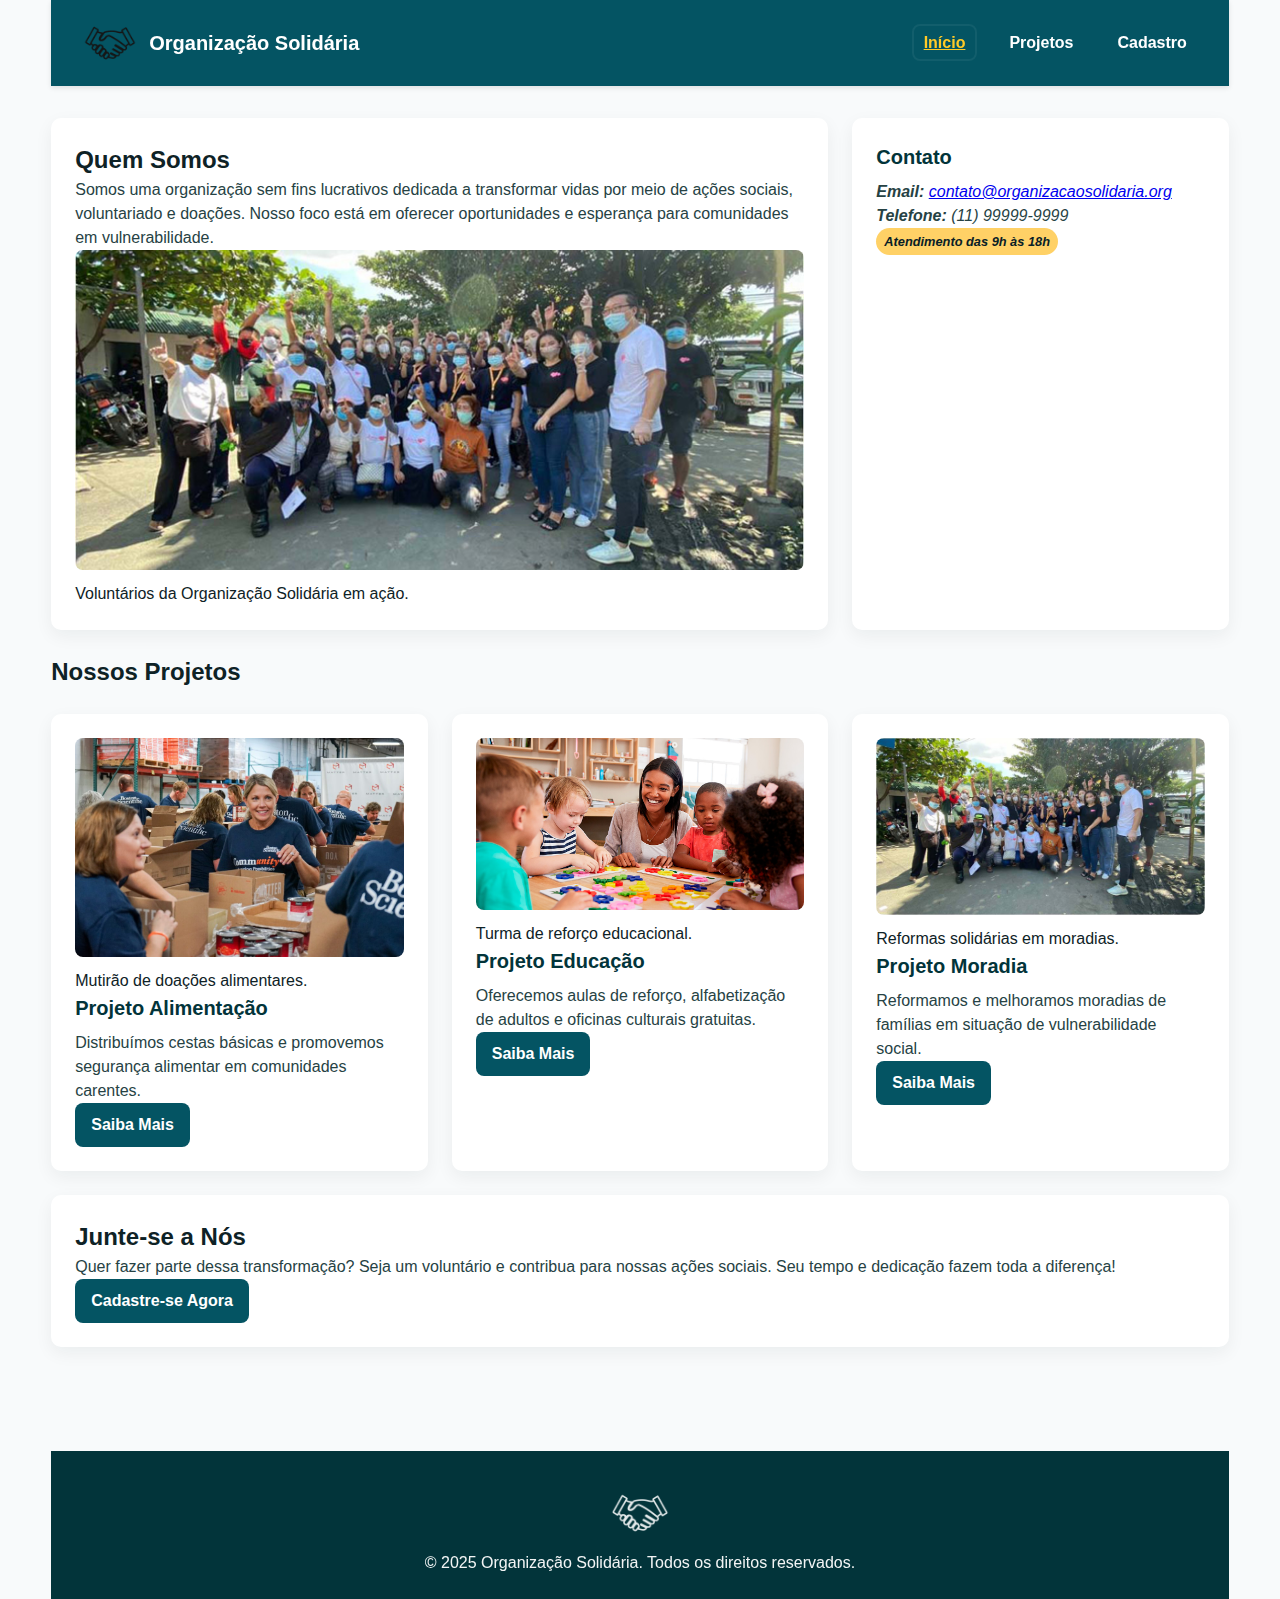
<file: index.html>
<!DOCTYPE html>
<html lang="pt-BR">
<head>
  <meta charset="utf-8">
  <meta name="viewport" content="width=device-width,initial-scale=1">
  <title>Organização Solidária</title>
  <link rel="stylesheet" href="css/design-system.css">
  <link rel="stylesheet" href="css/style.css">
</head>

<body>
  <header role="banner" class="container">
    <nav aria-label="Navegação principal">
      <figure class="logo-area">
        <img src="img/ceb5cf4a02d45fa49dc671e7d2014c32-icone-de-toque-de-aperto-de-mao.webp" alt="Logo da Organização" class="logo">
        <figcaption class="titulo-site">Organização Solidária</figcaption>
      </figure>

      <button class="hamburger" aria-label="Abrir menu" id="hamburger-btn">☰</button>

      <ul class="menu" id="main-menu" role="menubar">
        <li role="none"><a role="menuitem" class="ativo" href="index.html">Início</a></li>
        <li role="none"><a role="menuitem" href="projeto.html">Projetos</a></li>
        <li role="none"><a role="menuitem" href="cadastro.html">Cadastro</a></li>
      </ul>
    </nav>
  </header>

  <main role="main" class="container">
    <section class="grid" aria-labelledby="titulo-sobre">
      <article class="card col-8">
        <h2 id="titulo-sobre">Quem Somos</h2>
        <p>
          Somos uma organização sem fins lucrativos dedicada a transformar vidas
          por meio de ações sociais, voluntariado e doações.
          Nosso foco está em oferecer oportunidades e esperança para comunidades em vulnerabilidade.
        </p>
        <figure>
          <img src="img/prop02-111820.jpg" alt="Equipe de voluntários">
          <figcaption>Voluntários da Organização Solidária em ação.</figcaption>
        </figure>
      </article>

      <aside class="card col-4" aria-labelledby="titulo-contato">
        <h3 id="titulo-contato">Contato</h3>
        <address>
          <p><strong>Email:</strong> <a href="mailto:contato@organizacaosolidaria.org">contato@organizacaosolidaria.org</a></p>
          <p><strong>Telefone:</strong> (11) 99999-9999</p>
          <p><span class="badge">Atendimento das 9h às 18h</span></p>
        </address>
      </aside>
    </section>

    <section class="grid" aria-labelledby="titulo-projetos">
      <h2 id="titulo-projetos" class="col-12">Nossos Projetos</h2>

      <article class="card col-4">
        <figure>
          <img src="img/DSC06761-1024x683.jpg" alt="Entrega de alimentos para famílias">
          <figcaption>Mutirão de doações alimentares.</figcaption>
        </figure>
        <h3>Projeto Alimentação</h3>
        <p>Distribuímos cestas básicas e promovemos segurança alimentar em comunidades carentes.</p>
        <p><a class="btn" href="projeto.html#alimentacao">Saiba Mais</a></p>
      </article>

      <article class="card col-4">
        <figure>
          <img src="img/como-elaborar-um-projeto-de-educacao-infantil-adequado.jpg" alt="Crianças em aula de reforço escolar">
          <figcaption>Turma de reforço educacional.</figcaption>
        </figure>
        <h3>Projeto Educação</h3>
        <p>Oferecemos aulas de reforço, alfabetização de adultos e oficinas culturais gratuitas.</p>
        <p><a class="btn" href="projeto.html#educacao">Saiba Mais</a></p>
      </article>

      <article class="card col-4">
        <figure>
          <img src="img/prop02-111820.jpg" alt="Voluntários reformando casas populares">
          <figcaption>Reformas solidárias em moradias.</figcaption>
        </figure>
        <h3>Projeto Moradia</h3>
        <p>Reformamos e melhoramos moradias de famílias em situação de vulnerabilidade social.</p>
        <p><a class="btn" href="projeto.html#moradia">Saiba Mais</a></p>
      </article>
    </section>

    <section class="card col-12" aria-labelledby="titulo-voluntario">
      <h2 id="titulo-voluntario">Junte-se a Nós</h2>
      <p>
        Quer fazer parte dessa transformação? Seja um voluntário e contribua para nossas ações sociais.  
        Seu tempo e dedicação fazem toda a diferença!
      </p>
      <p><a href="cadastro.html" class="btn">Cadastre-se Agora</a></p>
    </section>
  </main>

  <footer role="contentinfo" class="container">
    <figure>
      <img src="img/ceb5cf4a02d45fa49dc671e7d2014c32-icone-de-toque-de-aperto-de-mao.webp" alt="Logo da Organização" class="footer-logo">
    </figure>
    <p>&copy; 2025 Organização Solidária. Todos os direitos reservados.</p>
  </footer>

<script>
  const hamb = document.getElementById('hamburger-btn');
  const menu = document.getElementById('main-menu');

  function ajustarMenuInicial() {
    if (window.innerWidth <= 768) {
      menu.classList.remove('mobile-open');
      menu.style.display = 'none';
    } else {
      menu.style.display = 'flex';
    }
  }
  function alternarMenu(e) {
    e.stopPropagation();
    if (menu.classList.contains('mobile-open')) {
      menu.classList.remove('mobile-open');
      menu.style.display = 'none';
    } else {
      menu.classList.add('mobile-open');
      menu.style.display = 'flex';
    }
  }


  function fecharMenu(e) {
    if (window.innerWidth <= 768 &&
        !menu.contains(e.target) &&
        !hamb.contains(e.target)) {
      menu.classList.remove('mobile-open');
      menu.style.display = 'none';
    }
  }


  document.querySelectorAll('.menu a').forEach(link => {
    link.addEventListener('click', () => {
      if (window.innerWidth <= 768) {
        menu.classList.remove('mobile-open');
        menu.style.display = 'none';
      }
    });
  });

  hamb.addEventListener('click', alternarMenu);
  document.addEventListener('click', fecharMenu);
  window.addEventListener('resize', ajustarMenuInicial);
  window.addEventListener('DOMContentLoaded', ajustarMenuInicial);
</script>


</body>
</html>
</file>
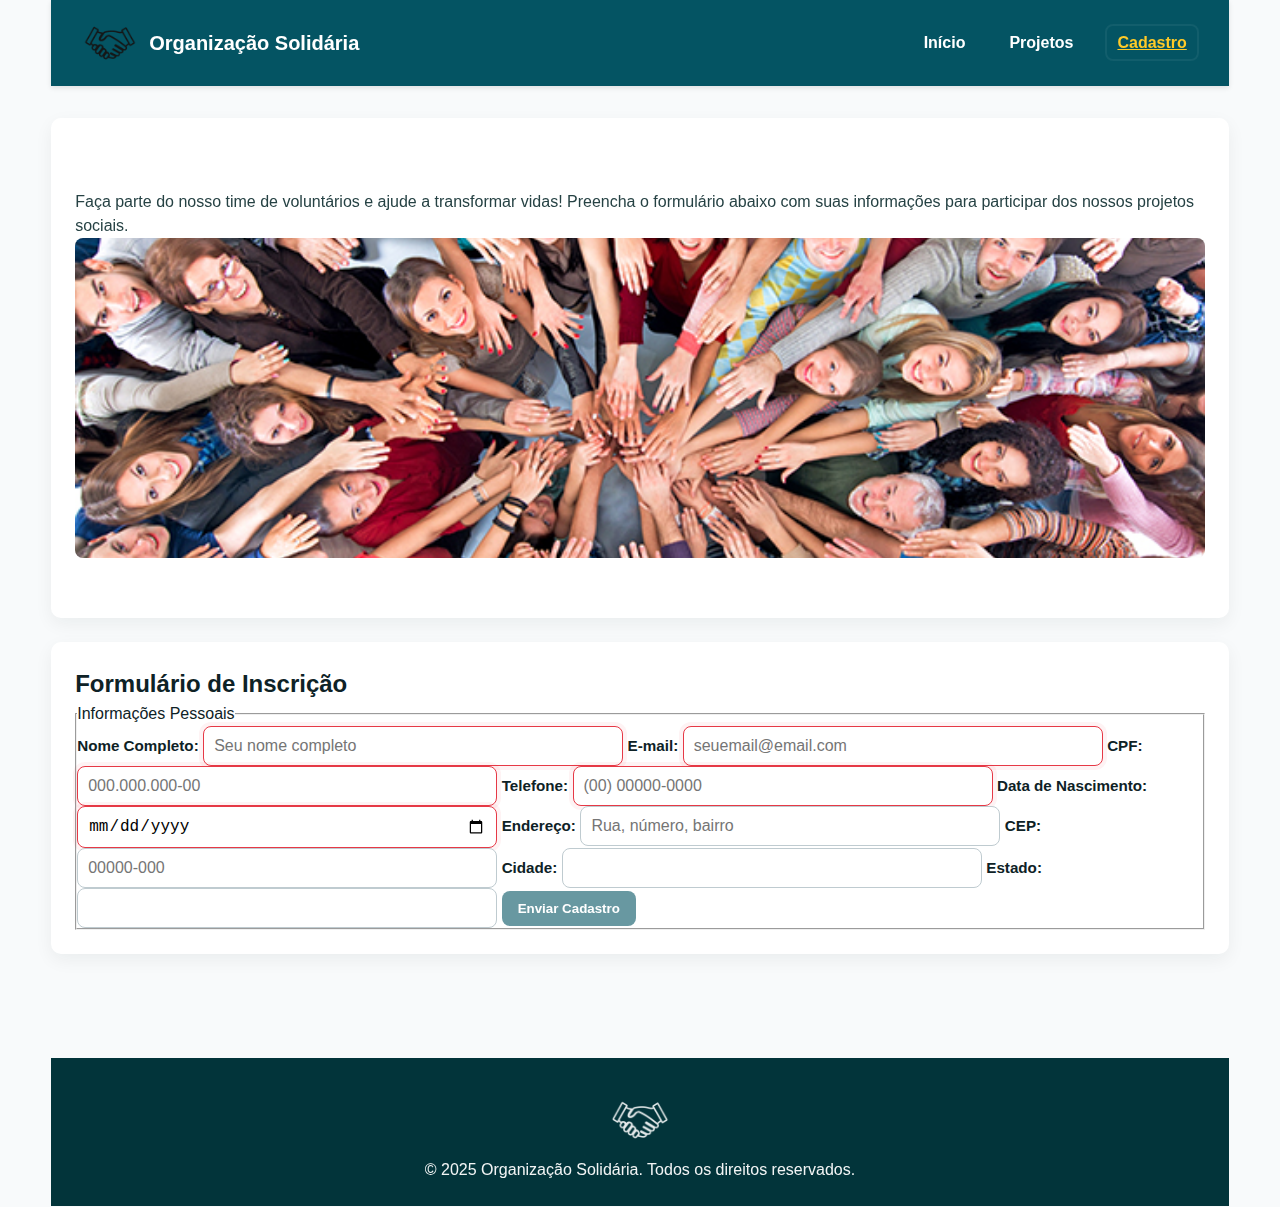
<file: cadastro.html>
<!DOCTYPE html>
<html lang="pt-BR">
<head>
  <meta charset="utf-8">
  <meta name="viewport" content="width=device-width,initial-scale=1">
  <title>Cadastro | Organização Solidária</title>
  <link rel="stylesheet" href="css/design-system.css">
  <link rel="stylesheet" href="css/style.css">
</head>
<body>
  <header role="banner" class="container">
    <nav aria-label="Navegação principal">
      <figure class="logo-area">
        <img src="img/ceb5cf4a02d45fa49dc671e7d2014c32-icone-de-toque-de-aperto-de-mao.webp" alt="Logo da Organização" class="logo">
        <figcaption class="titulo-site">Organização Solidária</figcaption>
      </figure>

      <button class="hamburger" aria-label="Abrir menu" id="hamburger-btn">☰</button>

      <ul class="menu" id="main-menu" role="menubar">
        <li role="none"><a role="menuitem" href="index.html">Início</a></li>
        <li role="none"><a role="menuitem" href="projeto.html">Projetos</a></li>
        <li role="none"><a role="menuitem" class="ativo" href="cadastro.html">Cadastro</a></li>
      </ul>
    </nav>
  </header>

  <main role="main" class="container">
    <header class="card col-12">
      <h1>Cadastro de Voluntário</h1>
      <p>
        Faça parte do nosso time de voluntários e ajude a transformar vidas!  
        Preencha o formulário abaixo com suas informações para participar dos nossos projetos sociais.
      </p>
      <figure>
        <img src="img/funiber-concurso-publicacion-solidaria-ideas-solidarias.jpg" alt="Voluntários em ação">
        <figcaption>Junte-se à nossa rede solidária.</figcaption>
      </figure>
    </header>

    <section class="card col-12" aria-labelledby="titulo-form">
      <h2 id="titulo-form">Formulário de Inscrição</h2>

      <form id="cadastro-form" method="post" novalidate>
        <fieldset>
          <legend>Informações Pessoais</legend>

          <label for="nome">Nome Completo:</label>
          <input type="text" id="nome" name="nome" required placeholder="Seu nome completo">

          <label for="email">E-mail:</label>
          <input type="email" id="email" name="email" required placeholder="seuemail@email.com">

          <label for="cpf">CPF:</label>
          <input type="text" id="cpf" name="cpf" required placeholder="000.000.000-00" pattern="^\d{3}\.\d{3}\.\d{3}-\d{2}$">

          <label for="telefone">Telefone:</label>
          <input type="tel" id="telefone" name="telefone" required placeholder="(00) 00000-0000" pattern="^\(?\d{2}\)?\s?\d{4,5}-\d{4}$">

          <label for="nascimento">Data de Nascimento:</label>
          <input type="date" id="nascimento" name="nascimento" required>

          <label for="endereco">Endereço:</label>
          <input type="text" id="endereco" name="endereco" placeholder="Rua, número, bairro">

          <label for="cep">CEP:</label>
          <input type="text" id="cep" name="cep" placeholder="00000-000" pattern="^\d{5}-?\d{3}$">

          <label for="cidade">Cidade:</label>
          <input type="text" id="cidade" name="cidade">

          <label for="estado">Estado:</label>
          <input type="text" id="estado" name="estado">

          <button type="submit" class="btn" id="submitBtn">Enviar Cadastro</button>
        </fieldset>
      </form>
    </section>
  </main>

  <footer role="contentinfo" class="container">
    <figure>
      <img src="img/ceb5cf4a02d45fa49dc671e7d2014c32-icone-de-toque-de-aperto-de-mao.webp" alt="Logo da Organização" class="footer-logo">
    </figure>
    <p>&copy; 2025 Organização Solidária. Todos os direitos reservados.</p>
  </footer>

  <!-- Modal de confirmação -->
  <dialog id="successDialog">
    <article class="modal-content">
      <h3>Cadastro Enviado!</h3>
      <p>Obrigado! Sua inscrição foi recebida com sucesso.</p>
      <menu>
        <button class="btn" id="closeModal">Fechar</button>
      </menu>
    </article>
  </dialog>

  <script>
    // menu hamburger (reuse)
    const hamb = document.getElementById('hamburger-btn');
    const menu = document.getElementById('main-menu');
    hamb.addEventListener('click', () => {
      menu.classList.toggle('mobile-open');
    });

    // form + alert banner + validation visual
    (function(){
      const form = document.getElementById('cadastro-form');
      const submitBtn = document.getElementById('submitBtn');
      const dialog = document.getElementById('successDialog');
      const closeModal = document.getElementById('closeModal');

      // dialog fallback
      if (!dialog.showModal) { dialog.showModal = function(){ dialog.setAttribute('open',''); }; dialog.close = function(){ dialog.removeAttribute('open'); }; }

      // create alert banner element (hidden by default)
      const banner = document.createElement('div');
      banner.className = 'alert-banner';
      banner.setAttribute('role','status');
      banner.setAttribute('aria-live','polite');
      banner.textContent = 'Cadastro enviado com sucesso!';
      document.body.appendChild(banner);

      // helper to show banner
      function showBanner(msg, duration = 3500){
        banner.textContent = msg;
        banner.classList.add('show');
        setTimeout(()=> banner.classList.remove('show'), duration);
      }

      // enable/disable submit based on validity
      function updateSubmitState(){
        submitBtn.disabled = !form.checkValidity();
      }

      // initial state
      updateSubmitState();

      // on input validate
      form.querySelectorAll('input').forEach(input=>{
        input.addEventListener('input', ()=>{
          if (input.checkValidity()) {
            input.classList.add('valid');
            input.classList.remove('invalid');
          } else {
            input.classList.remove('valid');
            // only add invalid class when user touched it
            input.classList.add('invalid');
          }
          updateSubmitState();
        });
      });

      // submit handler
      form.addEventListener('submit', (e)=>{
        e.preventDefault();
        if (!form.checkValidity()){
          form.reportValidity();
          return;
        }

        // simulate send -> show banner + dialog
        showBanner('Cadastro enviado com sucesso! Obrigado por se inscrever.');
        dialog.showModal();

        // reset form
        form.reset();
        form.querySelectorAll('input').forEach(i=>i.classList.remove('valid','invalid'));
        updateSubmitState();
      });

      // close modal
      closeModal.addEventListener('click', ()=> dialog.close());
    })();
  </script>
</body>
</html>
</file>
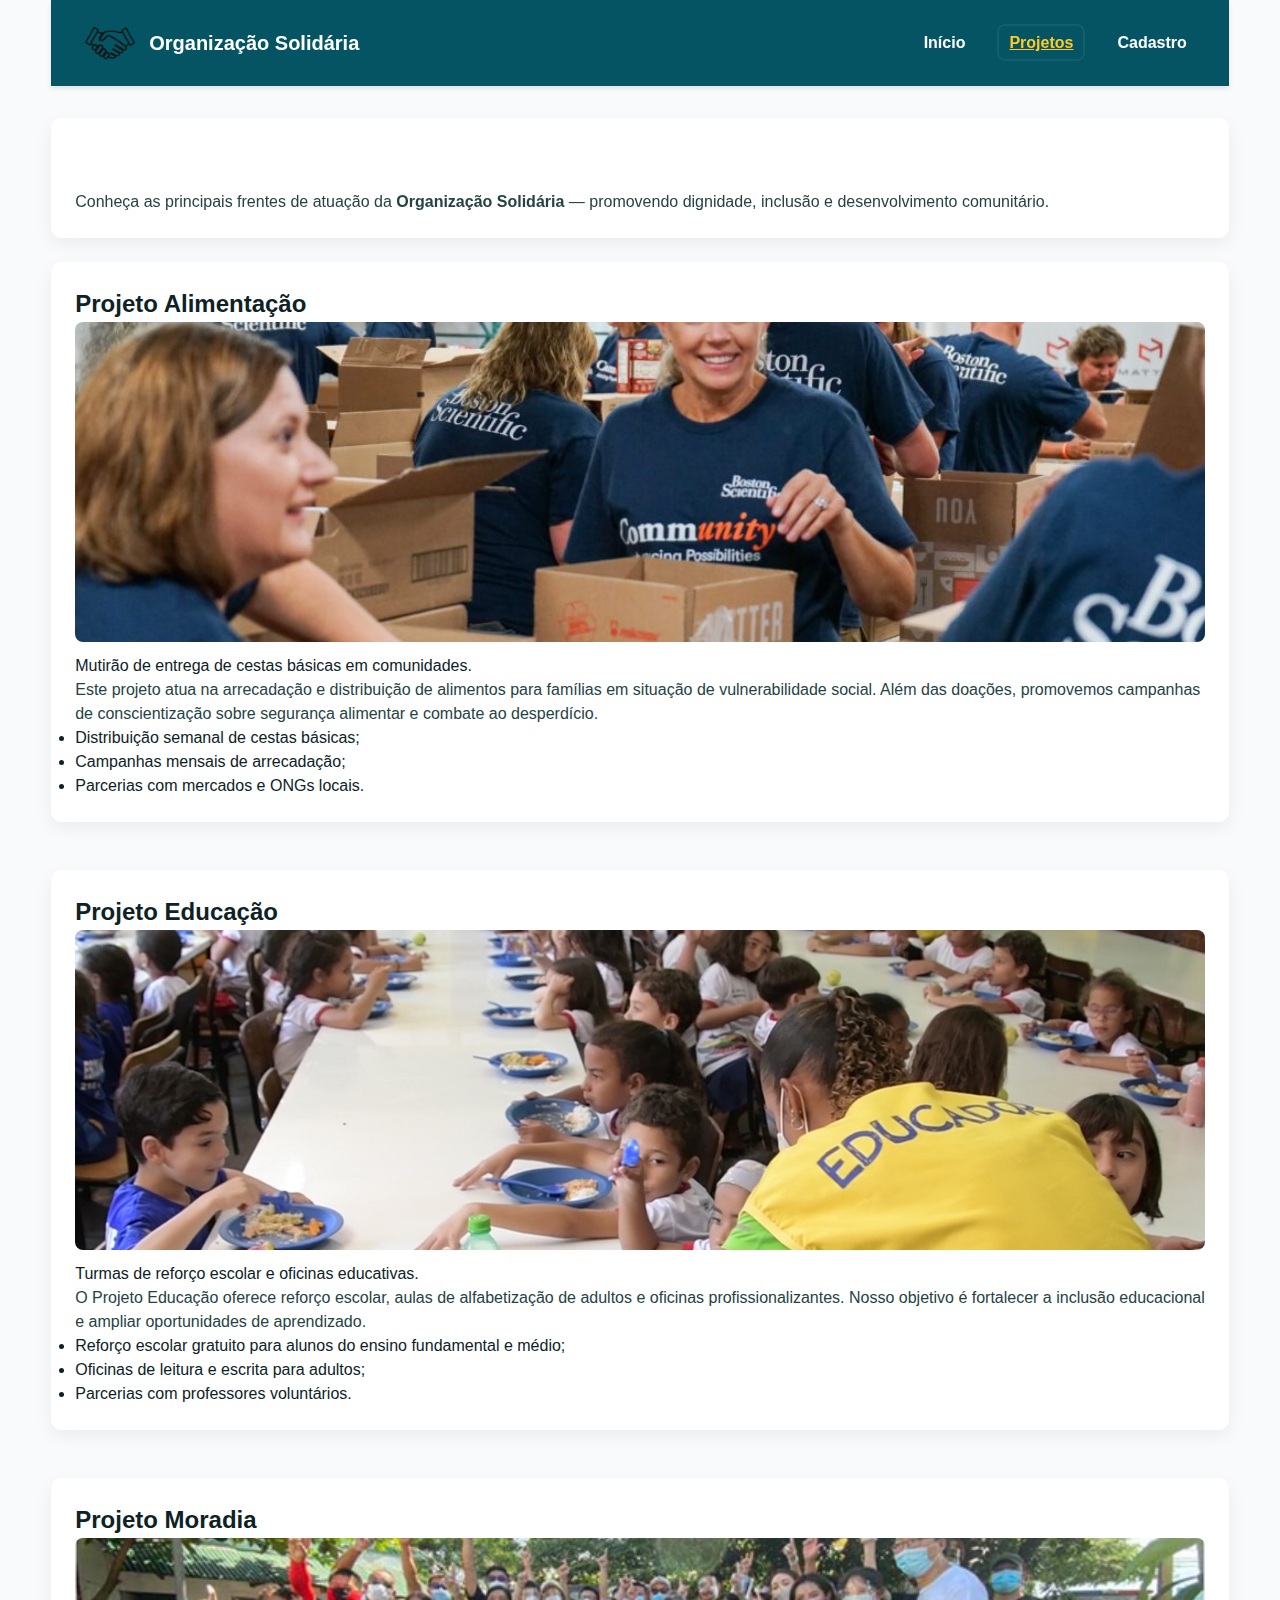
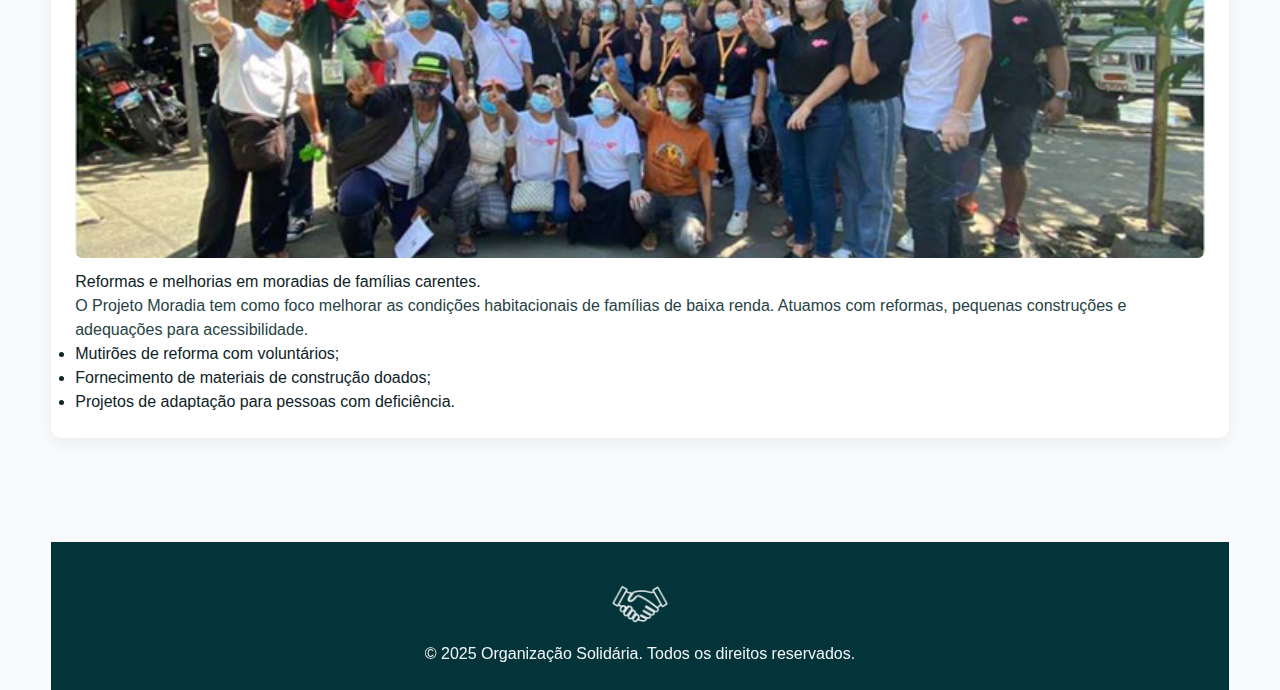
<file: projeto.html>
<!DOCTYPE html>
<html lang="pt-BR">
<head>
  <meta charset="utf-8">
  <meta name="viewport" content="width=device-width,initial-scale=1">
  <title>Projetos | Organização Solidária</title>
  <link rel="stylesheet" href="css/design-system.css">
  <link rel="stylesheet" href="css/style.css">
</head>

<body>
  <header role="banner" class="container">
    <nav aria-label="Navegação principal">
      <figure class="logo-area">
        <img src="img/ceb5cf4a02d45fa49dc671e7d2014c32-icone-de-toque-de-aperto-de-mao.webp" alt="Logo" class="logo">
        <figcaption class="titulo-site">Organização Solidária</figcaption>
      </figure>

      <button class="hamburger" aria-label="Abrir menu" id="hamburger-btn">☰</button>

      <ul class="menu" id="main-menu" role="menubar">
        <li role="none"><a role="menuitem" href="index.html">Início</a></li>
        <li role="none"><a role="menuitem" class="ativo" href="projeto.html">Projetos</a></li>
        <li role="none"><a role="menuitem" href="cadastro.html">Cadastro</a></li>
      </ul>
    </nav>
  </header>

  <main role="main" class="container">
    <header class="card col-12">
      <h1>Projetos Sociais</h1>
      <p>
        Conheça as principais frentes de atuação da <strong>Organização Solidária</strong> —
        promovendo dignidade, inclusão e desenvolvimento comunitário.
      </p>
    </header>

    <section class="grid" aria-labelledby="titulo-projetos">
      <!-- Projeto Alimentação -->
      <article id="alimentacao" class="card col-12" aria-labelledby="titulo-alimentacao">
        <h2 id="titulo-alimentacao">Projeto Alimentação</h2>
        <figure>
          <img src="img/DSC06761-1024x683.jpg" alt="Distribuição de alimentos a famílias carentes">
          <figcaption>Mutirão de entrega de cestas básicas em comunidades.</figcaption>
        </figure>
        <p>
          Este projeto atua na arrecadação e distribuição de alimentos para famílias em situação de vulnerabilidade social.  
          Além das doações, promovemos campanhas de conscientização sobre segurança alimentar e combate ao desperdício.
        </p>
        <ul>
          <li>Distribuição semanal de cestas básicas;</li>
          <li>Campanhas mensais de arrecadação;</li>
          <li>Parcerias com mercados e ONGs locais.</li>
        </ul>
      </article>

      <!-- Projeto Educação -->
      <article id="educacao" class="card col-12" aria-labelledby="titulo-educacao">
        <h2 id="titulo-educacao">Projeto Educação</h2>
        <figure>
          <img src="img/Educador-Social-Voluntario-Foto-Wladimir-Luz.jpg" alt="Aulas comunitárias para jovens e adultos">
          <figcaption>Turmas de reforço escolar e oficinas educativas.</figcaption>
        </figure>
        <p>
          O Projeto Educação oferece reforço escolar, aulas de alfabetização de adultos e oficinas profissionalizantes.  
          Nosso objetivo é fortalecer a inclusão educacional e ampliar oportunidades de aprendizado.
        </p>
        <ul>
          <li>Reforço escolar gratuito para alunos do ensino fundamental e médio;</li>
          <li>Oficinas de leitura e escrita para adultos;</li>
          <li>Parcerias com professores voluntários.</li>
        </ul>
      </article>

      <!-- Projeto Moradia -->
      <article id="moradia" class="card col-12" aria-labelledby="titulo-moradia">
        <h2 id="titulo-moradia">Projeto Moradia</h2>
        <figure>
          <img src="img/prop02-111820.jpg" alt="Voluntários reformando casas populares">
          <figcaption>Reformas e melhorias em moradias de famílias carentes.</figcaption>
        </figure>
        <p>
          O Projeto Moradia tem como foco melhorar as condições habitacionais de famílias de baixa renda.  
          Atuamos com reformas, pequenas construções e adequações para acessibilidade.
        </p>
        <ul>
          <li>Mutirões de reforma com voluntários;</li>
          <li>Fornecimento de materiais de construção doados;</li>
          <li>Projetos de adaptação para pessoas com deficiência.</li>
        </ul>
      </article>
    </section>
  </main>

  <footer role="contentinfo" class="container">
    <figure>
      <img src="img/ceb5cf4a02d45fa49dc671e7d2014c32-icone-de-toque-de-aperto-de-mao.webp" alt="Logo" class="footer-logo">
    </figure>
    <p>&copy; 2025 Organização Solidária. Todos os direitos reservados.</p>
  </footer>

  <script>
    const hamb = document.getElementById('hamburger-btn');
    const menu = document.getElementById('main-menu');
    hamb.addEventListener('click', () => {
      menu.classList.toggle('mobile-open');
    });
  </script>
</body>
</html>
</file>
<file: css/design-system.css>
:root{
  /* Paleta (8+ cores) */
  --primary-900: #02343a;
  --primary-700: #045463;
  --primary-500: #0b7285;
  --accent-600: #ffca28;
  --accent-400: #ffd166;
  --neutral-100: #f8fafb;
  --neutral-300: #e6eef0;
  --neutral-500: #bfcbd0;
  --neutral-900: #0e2226;
  --danger: #e63946;

  /* Tipografia */
  --font-sans: "Segoe UI", Arial, sans-serif;
  --fs-xxl: 36px;
  --fs-xl: 28px;
  --fs-lg: 20px;
  --fs-md: 16px;
  --fs-sm: 14px;

  /* Espaçamentos (modular) */
  --sp-1: 8px;
  --sp-2: 16px;
  --sp-3: 24px;
  --sp-4: 32px;
  --sp-5: 48px;

  /* Layout grid e tokens */
  --container-max: 1200px;
  --radius: 10px;
  --shadow-1: 0 6px 18px rgba(2,36,42,0.06);
}
</file>
<file: css/style.css>
@import url('design-system.css');


* {
  box-sizing: border-box;
  margin: 0;
  padding: 0;
}

html, body {
  height: 100%;
  font-family: var(--font-sans);
  background: var(--neutral-100);
  color: var(--neutral-900);
  -webkit-font-smoothing: antialiased;
  line-height: 1.5;
  font-size: var(--fs-md);
}


.container {
  width: 94%;
  max-width: var(--container-max);
  margin-left: auto;
  margin-right: auto;
}


.grid {
  display: grid;
  grid-template-columns: repeat(12, 1fr);
  gap: var(--sp-3);
}


.col-12 { grid-column: 1 / -1; }
.col-8 { grid-column: span 8; }
.col-4 { grid-column: span 4; }
.col-6 { grid-column: span 6; }


header {
  background: linear-gradient(180deg, var(--primary-700), var(--primary-500));
  color: white;
  box-shadow: var(--shadow-1);
  padding: calc(var(--sp-2) + 4px) 0;
  position: sticky;
  top: 0;
  z-index: 50;
}

header .container {
  display: flex;
  align-items: center;
  justify-content: space-between;
  gap: var(--sp-3);
}


.logo-area {
  display: flex;
  align-items: center;
  gap: 12px;
}

.logo-area .logo {
  width: 54px;
  height: auto;
  border-radius: 8px;
  background: transparent;
}

.titulo-site {
  font-weight: 600;
  font-size: var(--fs-lg);
  color: #fff;
}


ul.menu {
  list-style: none;
  display: flex;
  gap: calc(var(--sp-2) + 8px);
  align-items: center;
}

.menu a {
  color: #fff;
  text-decoration: none;
  font-weight: 600;
  padding: 8px 10px;
  border-radius: 6px;
  transition: all .18s ease;
  font-size: var(--fs-md);
}

.menu a:hover {
  background: rgba(255, 255, 255, 0.06);
  color: var(--accent-400);
  transform: translateY(-1px);
}

.menu a.ativo {
  outline: 2px solid rgba(255, 255, 255, 0.06);
}


.menu li { position: relative; }

.menu li .submenu {
  display: none;
  position: absolute;
  top: calc(100% + 8px);
  left: 0;
  background: white;
  color: var(--neutral-900);
  padding: 8px;
  border-radius: 8px;
  box-shadow: var(--shadow-1);
  min-width: 180px;
  z-index: 60;
}

.menu li:hover > .submenu {
  display: block;
}

.submenu a {
  display: block;
  padding: 8px;
  color: var(--neutral-900);
  font-weight: 500;
  text-decoration: none;
}

.submenu a:hover {
  background: var(--neutral-300);
}


.hamburger {
  display: none;
  background: transparent;
  border: none;
  color: white;
  font-size: 26px;
  cursor: pointer;
}

main {
  margin-top: var(--sp-4);
  margin-bottom: var(--sp-5);
  width: 90%;
  max-width: 1100px;
  margin-left: auto;
  margin-right: auto;
  padding-bottom: var(--sp-4);
}

.card {
  background: white;
  border-radius: var(--radius);
  box-shadow: var(--shadow-1);
  padding: var(--sp-3);
  overflow: hidden;
  transition: transform .18s ease, box-shadow .18s ease;
  margin-bottom: var(--sp-3);
}

.card:hover {
  transform: translateY(-6px);
  box-shadow: 0 12px 30px rgba(2, 36, 42, 0.08);
}

.card img {
  width: 100%;
  height: auto;
  border-radius: 8px;
  display: block;
  margin-bottom: 12px;
}

.card h3 {
  font-size: var(--fs-lg);
  color: var(--primary-900);
  margin-bottom: 8px;
}

.card p {
  color: #264244;
}


.btn {
  display: inline-block;
  padding: 10px 16px;
  background: var(--primary-700);
  color: white;
  border-radius: 8px;
  border: none;
  font-weight: 600;
  cursor: pointer;
  transition: transform .12s ease, background .12s ease;
  text-decoration: none;
}

.btn:hover {
  background: var(--primary-500);
  transform: translateY(-2px);
}

.btn:active {
  transform: translateY(0);
}

.btn[disabled],
button[disabled] {
  opacity: 0.6;
  cursor: not-allowed;
  transform: none;
}


form {
  display: flex;
  flex-direction: column;
  gap: 12px;
}

.field-row {
  display: flex;
  gap: 12px;
  flex-wrap: wrap;
}

label {
  font-weight: 600;
  font-size: 0.95rem;
}

input[type="text"],
input[type="tel"],
input[type="email"],
input[type="date"] {
  padding: 10px;
  border-radius: 8px;
  border: 1px solid var(--neutral-500);
  font-size: var(--fs-md);
  max-width: 420px;
  width: 100%;
}

input:focus {
  outline: 3px solid rgba(11, 114, 133, 0.12);
  border-color: var(--primary-700);
}


input:invalid {
  border-color: var(--danger);
  box-shadow: 0 0 0 4px rgba(230, 57, 70, 0.06);
}

input.valid {
  border-color: #2a9d8f;
  box-shadow: 0 0 0 4px rgba(42, 157, 143, 0.06);
}


.badge {
  display: inline-block;
  background: var(--accent-400);
  color: #082026;
  padding: 4px 8px;
  border-radius: 999px;
  font-weight: 700;
  font-size: 0.8rem;
}


dialog[open] {
  padding: 24px;
  border-radius: 12px;
  border: none;
  box-shadow: 0 18px 40px rgba(0, 0, 0, 0.24);
}

.modal-content {
  max-width: 420px;
  text-align: center;
}


footer {
  background: var(--primary-900);
  color: white;
  text-align: center;
  padding: var(--sp-3) 0;
  margin-top: var(--sp-5);
}

footer p {
  opacity: 0.95;
}


.footer-logo {
  width: 60px;
  height: 60px;
  display: block;
  margin: 0.5rem auto;
  opacity: 0.9;
  object-fit: contain;
  filter: brightness(0) invert(1);
  transition: transform 0.2s ease;
}

.footer-logo:hover {
  transform: scale(1.05);
  opacity: 1;
}


.alert-banner {
  position: fixed;
  top: 16px;
  left: 50%;
  transform: translateX(-50%);
  background: #1b6b3a; 
  color: #fff;
  padding: 12px 20px;
  border-radius: 8px;
  box-shadow: 0 8px 20px rgba(0,0,0,0.18);
  z-index: 1200;
  display: none;
  align-items: center;
  gap: 12px;
  font-weight: 700;
}


.alert-banner.small { padding: 8px 12px; font-size: 0.95rem; }


.alert-banner.show { display: flex; }


@media (max-width: 1400px) {
  .container { width: 92%; }
}

@media (max-width: 1200px) {
  .col-8 { grid-column: 1 / span 8; }
  .col-4 { grid-column: span 4; }
}

@media (max-width: 992px) {
  .grid { grid-template-columns: repeat(8, 1fr); }
  .col-8 { grid-column: span 8; }
  .col-4 { grid-column: span 8; }
}

@media (max-width: 768px) {
  header .container {
    flex-direction: row;
    justify-content: space-between;
  }

  .menu { display: none; }

  .hamburger { display: inline-block; }

  .menu.mobile-open {
    display: flex;
    position: absolute;
    top: 70px;
    right: 16px;
    background: white;
    color: var(--neutral-900);
    flex-direction: column;
    padding: 12px;
    border-radius: 10px;
    box-shadow: var(--shadow-1);
  }

  .grid { grid-template-columns: 1fr; }
  .col-8, .col-4, .col-6 { grid-column: 1 / -1; }
}

@media (max-width: 600px) {
  :root {
    --fs-md: 15px;
    --fs-sm: 13px;
  }
  header { padding: 0.75rem 0; }
  .footer-logo { width: 50px; }
}

@media (max-width: 480px) {
  :root {
    --fs-md: 14px;
    --fs-sm: 12px;
  }
}


header {
  background: var(--primary-700);
  color: white;
  box-shadow: 0 2px 5px rgba(0, 0, 0, 0.1);
  padding: 1rem 0;
  position: sticky;
  top: 0;
  z-index: 1000;
}


header nav {
  display: flex;
  justify-content: space-between;
  align-items: center;
  max-width: var(--container-max);
  margin: 0 auto;
  padding: 0 2rem;
}


main figure img {
  max-height: 320px;
  width: 100%;
  object-fit: cover;
  border-radius: 10px;
  display: block;
  margin: 0 auto 1.5rem auto;
}


main {
  position: relative;
  z-index: 1;
  margin-top: 2rem;
}

.menu a {
  color: #fff;
  text-decoration: none;
  font-weight: 600;
  padding: 8px 10px;
  border-radius: 6px;
  transition: 0.3s;
}

.menu a:hover,
.menu a.ativo {
  color: var(--accent-600);
  text-decoration: underline;
}
@media (max-width: 768px) {
  nav {
    position: relative;
  }

  .menu {
    display: none;
    flex-direction: column;
    background: white;
    position: absolute;
    top: 100%;
    right: 0;
    width: 180px;
    border-radius: 8px;
    box-shadow: var(--shadow-1);
    padding: 0.5rem 0;
    z-index: 1000;
  }

  .menu.mobile-open {
    display: flex;
  }

  .menu a {
    color: #045463;
    padding: 0.8rem 1rem;
    text-decoration: none;
    font-weight: 600;
  }

  .menu a:hover {
    background: #f5f5f5;
  }

  .hamburger {
    display: block;
    background: none;
    border: none;
    color: white;
    font-size: 1.8rem;
    cursor: pointer;
  }
}
</file>
